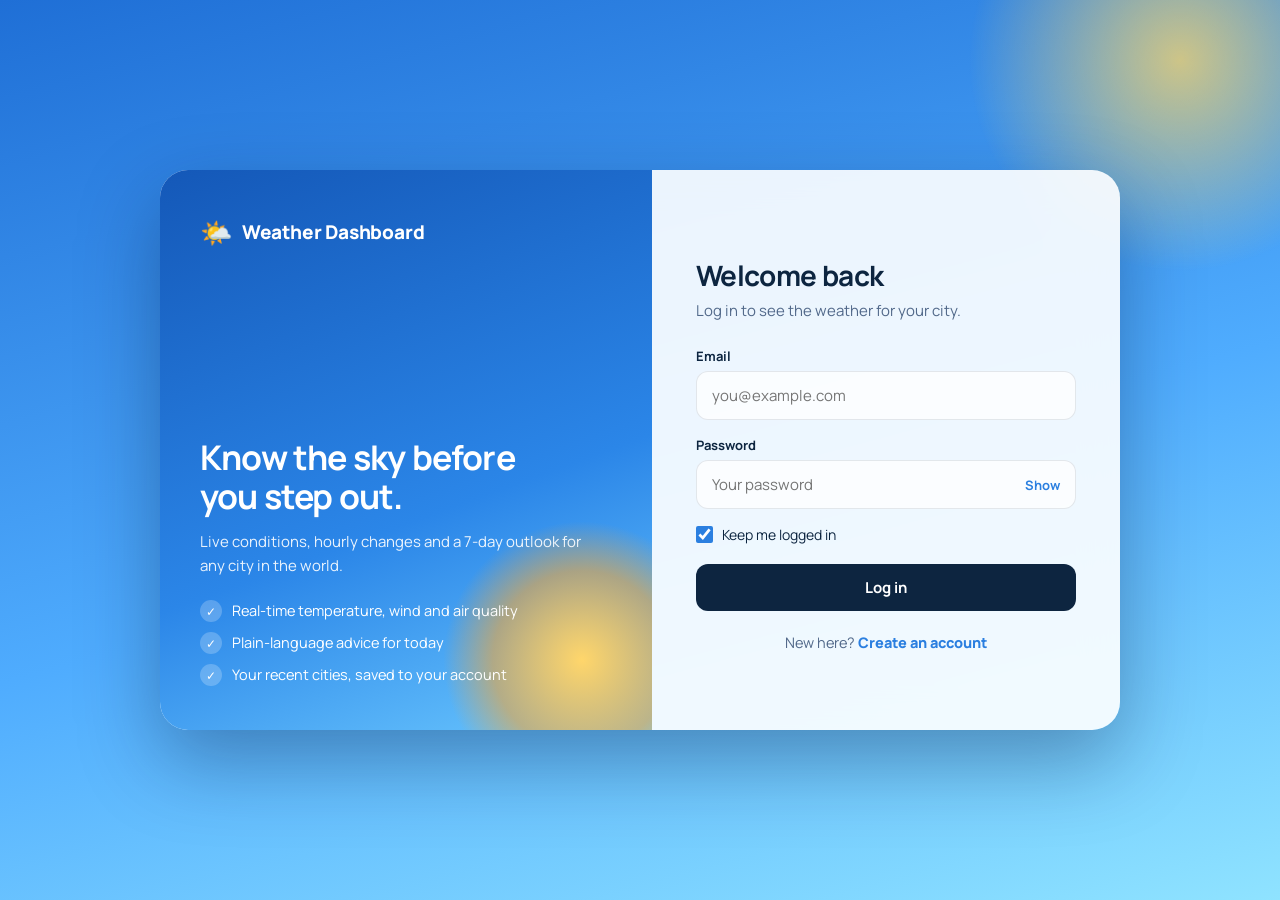
<file: index.html>
<!DOCTYPE html>
<html lang="en">
<head>
<meta charset="UTF-8">
<meta name="viewport" content="width=device-width, initial-scale=1.0">
<title>Weather Dashboard</title>
<link rel="icon" href="data:image/svg+xml,%3Csvg xmlns=%27http://www.w3.org/2000/svg%27 viewBox=%270 0 100 100%27%3E%3Ctext y=%27.9em%27 font-size=%2790%27%3E%F0%9F%8C%A4%EF%B8%8F%3C/text%3E%3C/svg%3E">
<link rel="preconnect" href="https://fonts.googleapis.com"><link rel="preconnect" href="https://fonts.gstatic.com" crossorigin>
<link href="https://fonts.googleapis.com/css2?family=Manrope:wght@400;600;700;800&display=swap" rel="stylesheet">
<link rel="stylesheet" href="style.css">
<script src="auth.js"></script>
<script>var ME = WD.guard();</script>
</head>
<body class="loading">

<header class="topbar">
  <a class="brand" href="index.html"><span class="logo">🌤️</span> Weather Dashboard</a>
  <div class="usermenu">
    <button class="userchip" id="userBtn" aria-haspopup="true" aria-expanded="false">
      <span class="avatar" id="avatar">U</span><span class="nm-t" id="userName">User</span>
    </button>
    <div class="dropdown" id="userDrop">
      <div class="who"><b id="ddName"></b><span id="ddEmail"></span></div>
      <a href="admin.html" id="adminLink" style="display:none">🛠️ Admin panel</a>
      <button id="logoutBtn">Log out</button>
    </div>
  </div>
</header>

<main class="wrap">
  <div class="search-row">
    <div class="search-box">
      <span class="mag">🔍</span>
      <input type="text" id="city" placeholder="Search any city, e.g. Hyderabad" autocomplete="off" role="combobox" aria-expanded="false" aria-controls="suggest">
      <ul class="suggest" id="suggest" role="listbox"></ul>
    </div>
    <div class="tools">
      <button class="btn btn-accent" id="searchBtn">Search</button>
      <button class="btn btn-ghost loc" id="locBtn" title="Use my location" aria-label="Use my location" style="background:rgba(255,255,255,.96);color:#0d2540">📍<span class="lt"> My location</span></button>
      <div class="seg" role="group" aria-label="Temperature unit">
        <button id="uC" class="on">°C</button><button id="uF">°F</button>
      </div>
    </div>
  </div>

  <div class="recent" id="recent"></div>
  <div class="status" id="status" role="status"></div>

  <div class="updated"><span id="obs">Loading live weather…</span><button id="refreshBtn" title="Refresh now"><span id="spinner">↻</span> Refresh</button></div>

  <section class="card hero">
    <div class="hero-main">
      <div class="place" id="cityName">—</div>
      <div class="when" id="localTime">—</div>
      <div class="now">
        <div class="icon" id="icon" aria-hidden="true">☀️</div>
        <div class="temp" id="temperature">--<sup>°C</sup></div>
      </div>
      <div class="cond" id="condition">—</div>
      <div class="sub-line" id="feels">—</div>
    </div>
    <div class="hero-side">
      <div><h3>Weather report</h3><p class="report" id="report">—</p></div>
      <div><h3>Today's advice</h3><ul class="tips" id="tips"></ul></div>
      <div class="sun"><div>🌅 Sunrise<b id="sunrise">--</b></div><div>🌇 Sunset<b id="sunset">--</b></div></div>
    </div>
  </section>

  <section class="details">
    <div class="card detail-card"><h3>💧 Humidity</h3><p id="humidity">--</p><small id="humidityNote">&nbsp;</small></div>
    <div class="card detail-card"><h3>💨 Wind Speed</h3><p id="wind">--</p><small id="windNote">&nbsp;</small></div>
    <div class="card detail-card"><h3>🌡️ Pressure</h3><p id="pressure">--</p><small id="pressureNote">&nbsp;</small></div>
    <div class="card detail-card"><h3>👁️ Visibility</h3><p id="visibility">--</p><small id="visNote">&nbsp;</small></div>
    <div class="card detail-card"><h3>☀️ UV Index</h3><p id="uv">--</p><small id="uvNote">&nbsp;</small></div>
    <div class="card detail-card"><h3>🌧️ Rain today</h3><p id="rain">--</p><small id="rainNote">&nbsp;</small></div>
    <div class="card detail-card"><h3>☁️ Cloud cover</h3><p id="cloud">--</p><small id="cloudNote">&nbsp;</small></div>
    <div class="card detail-card"><h3>🍃 Air quality</h3><p id="aqi">--</p><small id="aqiNote">&nbsp;</small></div>
  </section>

  <section class="card section"><h2>Next 24 hours</h2><div class="hours" id="hours"></div></section>
  <section class="card section"><h2>7-day forecast</h2><div class="days" id="days"></div></section>
</main>

<footer class="foot">Live data from <a href="https://open-meteo.com/" target="_blank" rel="noopener">Open-Meteo</a> · updates every 15 minutes</footer>

<script src="script.js"></script>
</body>
</html>
</file>
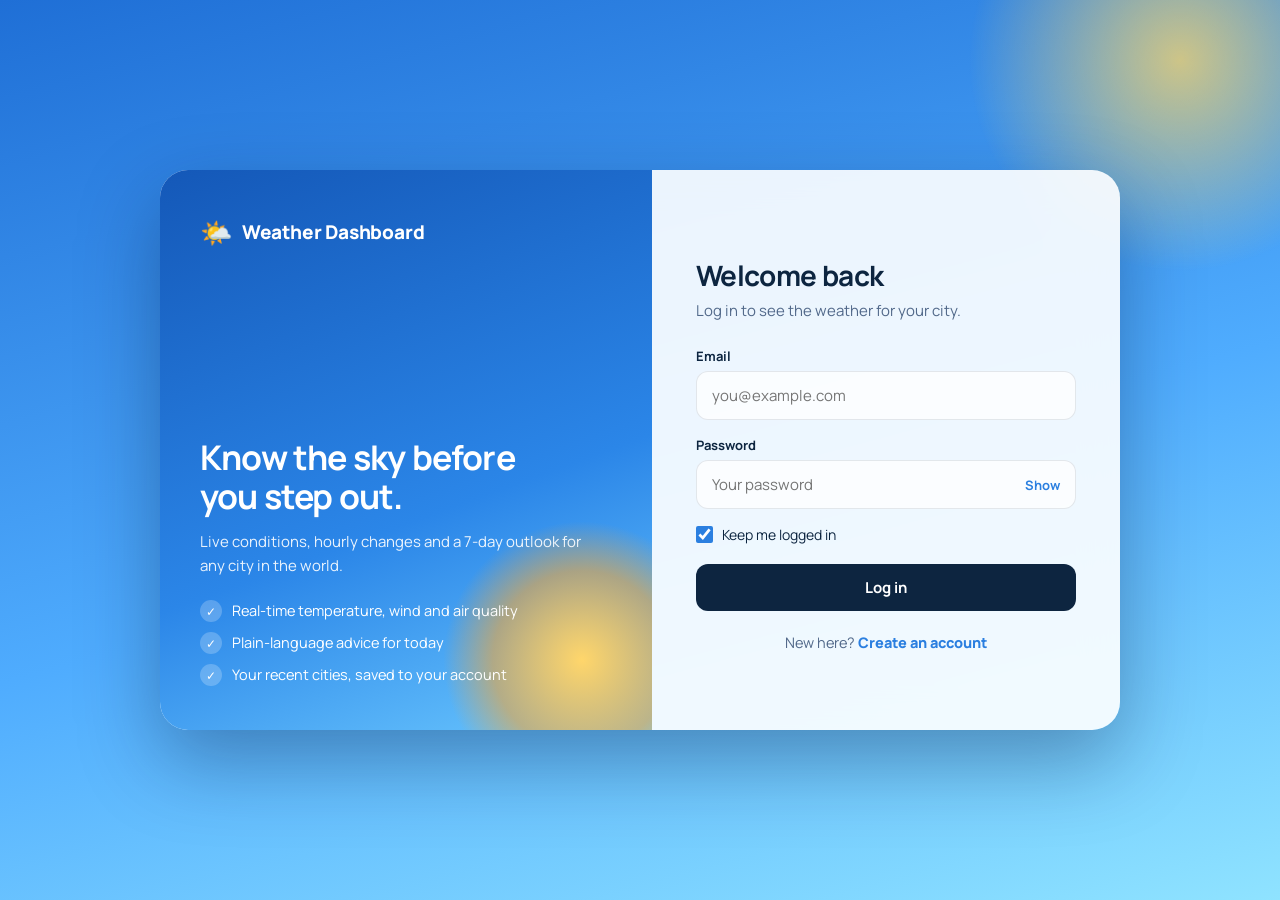
<file: admin.html>
<!DOCTYPE html>
<html lang="en">
<head>
<meta charset="UTF-8">
<meta name="viewport" content="width=device-width, initial-scale=1.0">
<title>Admin · Weather Dashboard</title>
<link rel="icon" href="data:image/svg+xml,%3Csvg xmlns=%27http://www.w3.org/2000/svg%27 viewBox=%270 0 100 100%27%3E%3Ctext y=%27.9em%27 font-size=%2790%27%3E%F0%9F%9B%A0%EF%B8%8F%3C/text%3E%3C/svg%3E">
<link rel="preconnect" href="https://fonts.googleapis.com"><link rel="preconnect" href="https://fonts.gstatic.com" crossorigin>
<link href="https://fonts.googleapis.com/css2?family=Manrope:wght@400;600;700;800&display=swap" rel="stylesheet">
<link rel="stylesheet" href="style.css">
<script src="auth.js"></script>
<script>var ME = WD.guard('admin');</script>
</head>
<body>

<header class="topbar">
  <a class="brand" href="admin.html"><span class="logo">🛠️</span> Admin panel</a>
  <div style="display:flex;gap:10px;align-items:center">
    <a class="btn btn-sm" href="index.html" style="background:rgba(255,255,255,.2);color:#fff">🌤️ View dashboard</a>
    <button class="btn btn-sm" id="logoutBtn" style="background:#fff;color:#0d2540">Log out</button>
  </div>
</header>

<main class="wrap">
  <div class="admin-head"><h1>Hello, <span id="adminName">Admin</span></h1><p>See who is using the app and keep it running smoothly.</p></div>

  <nav class="tabs" id="tabs">
    <button data-t="overview" class="on">Overview</button><button data-t="users">Users</button>
    <button data-t="activity">Activity</button><button data-t="settings">Settings</button>
  </nav>

  <!-- Overview -->
  <section class="pane on" id="pane-overview">
    <div class="kpis" id="kpis"></div>
    <div class="two">
      <div class="card section" style="margin:0"><h2>Logins and sign-ups · last 7 days</h2><div class="chart" id="chart"></div>
        <div class="legend"><span><i></i>Logins</span><span><i class="b2"></i>Sign-ups</span></div></div>
      <div class="card section" style="margin:0"><h2>Most searched cities</h2><div id="topCities"></div></div>
    </div>
    <div class="card section"><h2>Latest activity</h2><div class="tbl-wrap" id="latest"></div></div>
  </section>

  <!-- Users -->
  <section class="pane" id="pane-users">
    <div class="card section">
      <div class="toolbar">
        <input type="text" id="uSearch" placeholder="Search by name or email" aria-label="Search users">
        <select id="uFilter" aria-label="Filter by status"><option value="all">All users</option><option value="active">Active</option><option value="blocked">Blocked</option></select>
        <button class="btn btn-ghost btn-sm" id="exportBtn">⬇ Export CSV</button>
      </div>
      <div class="tbl-wrap" id="usersTable"></div>
    </div>
  </section>

  <!-- Activity -->
  <section class="pane" id="pane-activity">
    <div class="card section">
      <div class="toolbar">
        <select id="aFilter" aria-label="Filter activity">
          <option value="all">All events</option><option value="login">Logins</option><option value="signup">Sign-ups</option>
          <option value="search">Searches</option><option value="login_failed">Failed logins</option><option value="admin">Admin actions</option>
        </select>
        <span class="grow"></span>
        <button class="btn btn-ghost btn-sm" id="clearLogs">Clear log</button>
      </div>
      <div class="tbl-wrap" id="activityTable"></div>
    </div>
  </section>

  <!-- Settings -->
  <section class="pane" id="pane-settings">
    <div class="card section form-card">
      <h2>Change admin password</h2>
      <p class="note">This is the only admin account. Nobody can sign up as admin, and the admin account cannot be blocked or deleted.</p>
      <form id="pwForm" novalidate>
        <div class="field"><label for="oldPw">Current password</label><div class="pw-wrap"><input type="password" id="oldPw" autocomplete="current-password"><button type="button" class="pw-toggle">Show</button></div></div>
        <div class="field" id="f-new"><label for="newPw">New password</label><div class="pw-wrap"><input type="password" id="newPw" autocomplete="new-password"><button type="button" class="pw-toggle">Show</button></div>
          <div class="meter" id="meter" data-s="0"><i></i><i></i><i></i><i></i></div><div class="meter-label" id="meterLabel"></div></div>
        <div class="form-error" id="pwErr" role="alert"></div>
        <button class="btn btn-primary" type="submit">Update password</button>
      </form>
    </div>
    <div class="card section form-card">
      <h2>Demo data</h2>
      <p class="note">Add sample users and activity so the charts look full during your presentation. Demo users cannot log in, and you can remove them any time.</p>
      <div class="btn-row"><button class="btn btn-accent" id="addDemo">Add demo data</button><button class="btn btn-ghost" id="rmDemo">Remove demo data</button></div>
    </div>
  </section>
</main>

<script src="admin.js"></script>
</body>
</html>
</file>
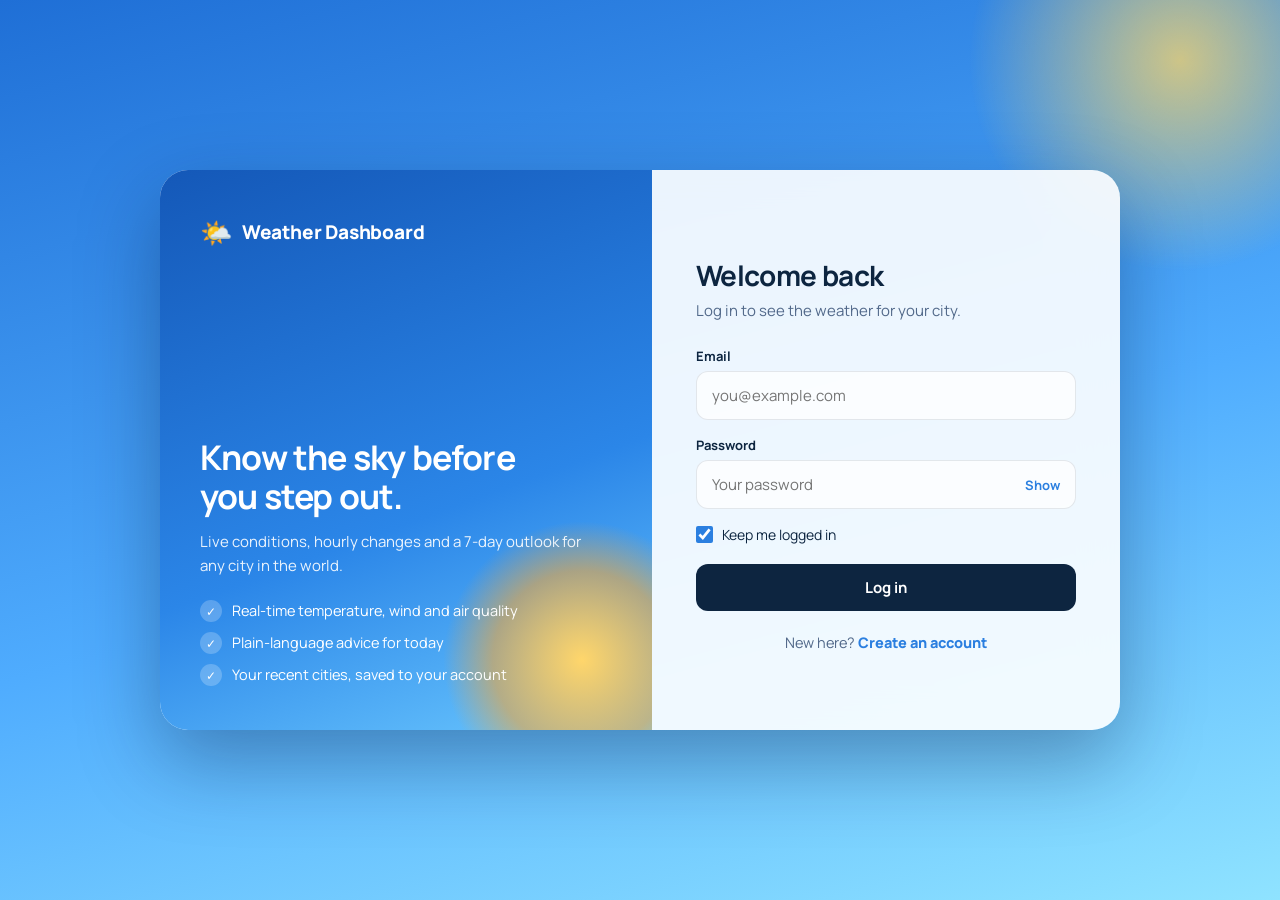
<file: login.html>
<!DOCTYPE html>
<html lang="en">
<head>
<meta charset="UTF-8">
<meta name="viewport" content="width=device-width, initial-scale=1.0">
<link rel="icon" href="data:image/svg+xml,%3Csvg xmlns=%27http://www.w3.org/2000/svg%27 viewBox=%270 0 100 100%27%3E%3Ctext y=%27.9em%27 font-size=%2790%27%3E%F0%9F%8C%A4%EF%B8%8F%3C/text%3E%3C/svg%3E">
<link rel="preconnect" href="https://fonts.googleapis.com"><link rel="preconnect" href="https://fonts.gstatic.com" crossorigin>
<link href="https://fonts.googleapis.com/css2?family=Manrope:wght@400;600;700;800&display=swap" rel="stylesheet">
<link rel="stylesheet" href="style.css">
<title>Log in · Weather Dashboard</title>
</head>
<body>
<div class="auth-shell">
  <div class="auth-card">
    <aside class="auth-side">
      <a class="brand" href="login.html"><span class="logo">🌤️</span> Weather Dashboard</a>
      <div style="position:relative;z-index:1">
        <h2>Know the sky before you step out.</h2>
        <p>Live conditions, hourly changes and a 7-day outlook for any city in the world.</p>
        <ul>
          <li>Real-time temperature, wind and air quality</li>
          <li>Plain-language advice for today</li>
          <li>Your recent cities, saved to your account</li>
        </ul>
      </div>
    </aside>

    <section class="auth-form">
      <h1>Welcome back</h1>
      <p class="sub">Log in to see the weather for your city.</p>

      <div class="form-error" id="formError" role="alert"></div>

      <form id="loginForm" novalidate>
        <div class="field" id="f-email">
          <label for="email">Email</label>
          <input type="email" id="email" autocomplete="email" placeholder="you@example.com" required>
          <div class="err">Enter a valid email address.</div>
        </div>
        <div class="field" id="f-password">
          <label for="password">Password</label>
          <div class="pw-wrap">
            <input type="password" id="password" autocomplete="current-password" placeholder="Your password" required>
            <button type="button" class="pw-toggle" aria-label="Show password">Show</button>
          </div>
          <div class="err">Enter your password.</div>
        </div>
        <div class="row">
          <label class="check"><input type="checkbox" id="remember" checked> Keep me logged in</label>
        </div>
        <button class="btn btn-primary btn-block" id="submitBtn" type="submit">Log in</button>
      </form>

      <p class="auth-alt">New here? <a href="signup.html">Create an account</a></p>
    </section>
  </div>
</div>

<script src="auth.js"></script>
<script>
  WD.redirectIfSignedIn();
  WD.wirePasswordToggles();
  const form = document.getElementById('loginForm'), errBox = document.getElementById('formError');
  const mark = (id, bad) => document.getElementById(id).classList.toggle('bad', bad);

  form.addEventListener('submit', e => {
    e.preventDefault();
    errBox.classList.remove('show');
    const email = form.email.value.trim(), pw = form.password.value;
    const emailBad = !/^[^\s@]+@[^\s@]+\.[^\s@]{2,}$/.test(email);
    mark('f-email', emailBad); mark('f-password', !pw);
    if (emailBad || !pw) return;

    const btn = document.getElementById('submitBtn');
    btn.disabled = true; btn.textContent = 'Logging in…';
    setTimeout(() => {                       // short delay so the hashing doesn't freeze the button label
      const r = WD.login(email, pw, form.remember.checked);
      if (!r.ok) {
        errBox.textContent = r.error; errBox.classList.add('show');
        btn.disabled = false; btn.textContent = 'Log in';
        return;
      }
      location.replace(WD.homeFor(r.user));
    }, 30);
  });
</script>
</body>
</html>
</file>
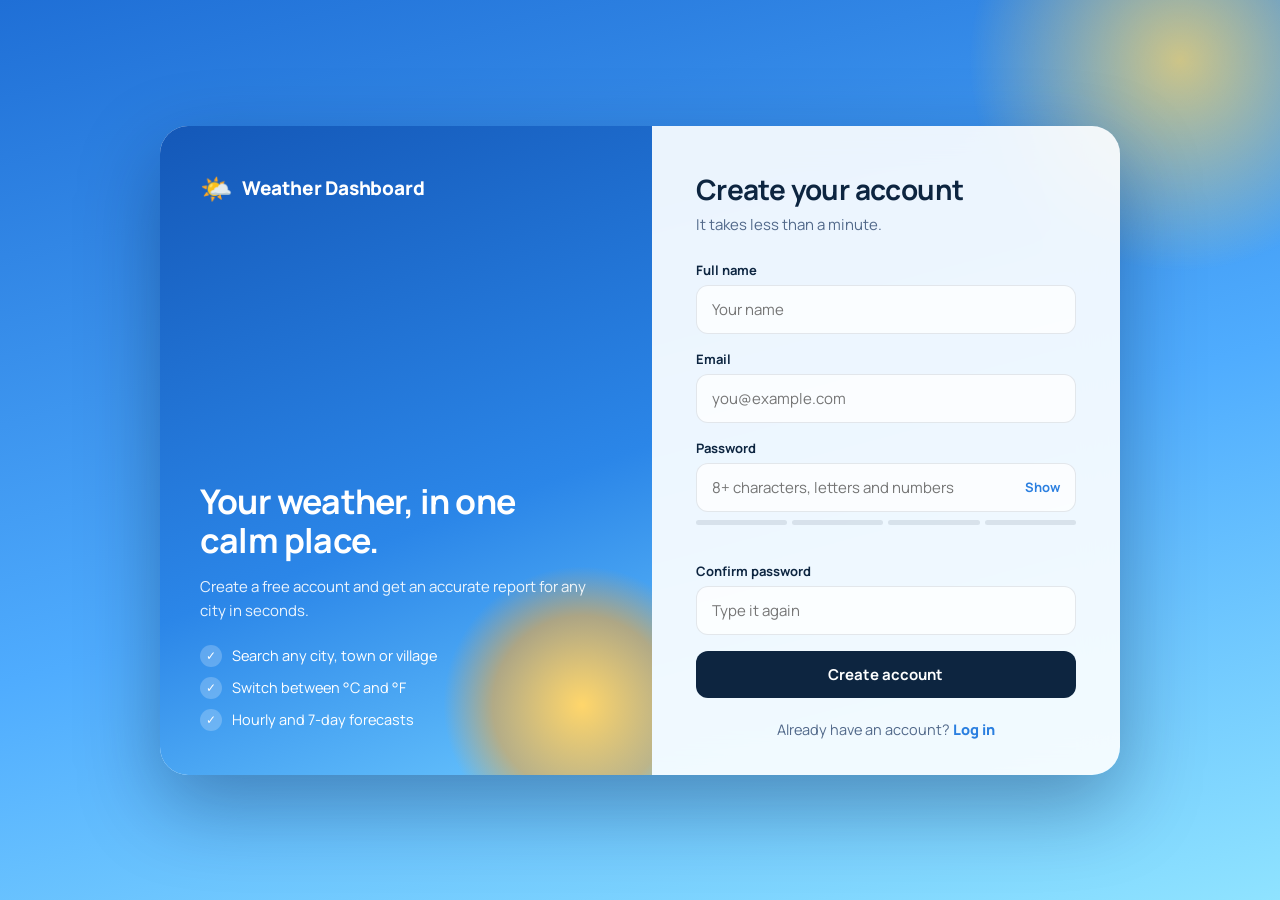
<file: signup.html>
<!DOCTYPE html>
<html lang="en">
<head>
<meta charset="UTF-8">
<meta name="viewport" content="width=device-width, initial-scale=1.0">
<link rel="icon" href="data:image/svg+xml,%3Csvg xmlns=%27http://www.w3.org/2000/svg%27 viewBox=%270 0 100 100%27%3E%3Ctext y=%27.9em%27 font-size=%2790%27%3E%F0%9F%8C%A4%EF%B8%8F%3C/text%3E%3C/svg%3E">
<link rel="preconnect" href="https://fonts.googleapis.com"><link rel="preconnect" href="https://fonts.gstatic.com" crossorigin>
<link href="https://fonts.googleapis.com/css2?family=Manrope:wght@400;600;700;800&display=swap" rel="stylesheet">
<link rel="stylesheet" href="style.css">
<title>Sign up · Weather Dashboard</title>
</head>
<body>
<div class="auth-shell">
  <div class="auth-card">
    <aside class="auth-side">
      <a class="brand" href="login.html"><span class="logo">🌤️</span> Weather Dashboard</a>
      <div style="position:relative;z-index:1">
        <h2>Your weather, in one calm place.</h2>
        <p>Create a free account and get an accurate report for any city in seconds.</p>
        <ul>
          <li>Search any city, town or village</li>
          <li>Switch between °C and °F</li>
          <li>Hourly and 7-day forecasts</li>
        </ul>
      </div>
    </aside>

    <section class="auth-form">
      <h1>Create your account</h1>
      <p class="sub">It takes less than a minute.</p>

      <div class="form-error" id="formError" role="alert"></div>

      <form id="signupForm" novalidate>
        <div class="field" id="f-name">
          <label for="name">Full name</label>
          <input type="text" id="name" autocomplete="name" placeholder="Your name" required>
          <div class="err">Enter your full name (at least 2 letters).</div>
        </div>
        <div class="field" id="f-email">
          <label for="email">Email</label>
          <input type="email" id="email" autocomplete="email" placeholder="you@example.com" required>
          <div class="err">Enter a valid email address.</div>
        </div>
        <div class="field" id="f-password">
          <label for="password">Password</label>
          <div class="pw-wrap">
            <input type="password" id="password" autocomplete="new-password" placeholder="8+ characters, letters and numbers" required>
            <button type="button" class="pw-toggle" aria-label="Show password">Show</button>
          </div>
          <div class="meter" id="meter" data-s="0"><i></i><i></i><i></i><i></i></div>
          <div class="meter-label" id="meterLabel"></div>
          <div class="err">Password needs 8+ characters with letters and numbers.</div>
        </div>
        <div class="field" id="f-confirm">
          <label for="confirm">Confirm password</label>
          <input type="password" id="confirm" autocomplete="new-password" placeholder="Type it again" required>
          <div class="err">Passwords do not match.</div>
        </div>
        <button class="btn btn-primary btn-block" id="submitBtn" type="submit">Create account</button>
      </form>

      <p class="auth-alt">Already have an account? <a href="login.html">Log in</a></p>
    </section>
  </div>
</div>

<script src="auth.js"></script>
<script>
  WD.redirectIfSignedIn();
  WD.wirePasswordToggles();
  const form = document.getElementById('signupForm'), errBox = document.getElementById('formError');
  const mark = (id, bad, msg) => { const f = document.getElementById(id); f.classList.toggle('bad', bad); if (bad && msg) f.querySelector('.err').textContent = msg; };

  form.password.addEventListener('input', () => {
    const s = WD.passwordScore(form.password.value);
    document.getElementById('meter').dataset.s = s.score;
    document.getElementById('meterLabel').textContent = s.label;
  });

  form.addEventListener('submit', e => {
    e.preventDefault();
    errBox.classList.remove('show');
    const name = form.name.value.trim(), email = form.email.value.trim(), pw = form.password.value, cf = form.confirm.value;
    const nameBad = name.length < 2;
    const emailBad = !/^[^\s@]+@[^\s@]+\.[^\s@]{2,}$/.test(email);
    const pwBad = WD.passwordScore(pw).score < 2;
    const cfBad = pw !== cf || !cf;
    mark('f-name', nameBad); mark('f-email', emailBad); mark('f-password', pwBad); mark('f-confirm', cfBad);
    if (nameBad || emailBad || pwBad || cfBad) return;

    const btn = document.getElementById('submitBtn');
    btn.disabled = true; btn.textContent = 'Creating account…';
    setTimeout(() => {
      const r = WD.signup({ name, email, password: pw });
      if (!r.ok) {
        if (r.field) mark('f-' + r.field, true, r.error); else { errBox.textContent = r.error; errBox.classList.add('show'); }
        btn.disabled = false; btn.textContent = 'Create account';
        return;
      }
      location.replace(WD.PAGES.home);
    }, 30);
  });
</script>
</body>
</html>
</file>
<file: style.css>
/* ==========================================================
   Weather Dashboard – style.css
   Sky-blue look from the original, now with a sky that
   changes with the real weather (day, night, rain, storm...)
   ========================================================== */
:root{
  --ink:#0d2540; --accent:#ffa62b; --accent-ink:#3d2300;
  --danger:#e5484d; --ok:#14996a; --radius:22px;
  --font:'Manrope',system-ui,-apple-system,'Segoe UI',Roboto,Arial,sans-serif;
}
*{margin:0;padding:0;box-sizing:border-box}
html{-webkit-text-size-adjust:100%}
body{
  --surface:rgba(255,255,255,.9); --text:#0d2540; --text-2:#52698a;
  --chip:rgba(13,37,64,.07); --line:rgba(13,37,64,.1); --on-sky:#fff;
  --sky:linear-gradient(165deg,#1f6fd6 0%,#4facfe 55%,#8fe3ff 100%);
  --glow:rgba(255,214,102,.75);
  font-family:var(--font); color:var(--text); min-height:100vh;
  background:var(--sky) fixed; position:relative; overflow-x:hidden;
  transition:background .6s;
}
body::before{ /* sun / moon glow */
  content:""; position:fixed; top:-160px; right:-120px; width:440px; height:440px; border-radius:50%;
  background:radial-gradient(circle,var(--glow) 0%,transparent 68%); pointer-events:none; z-index:0;
}
body.sky-night{--sky:linear-gradient(165deg,#070f24 0%,#15264f 55%,#2b3f7a 100%);--glow:rgba(180,200,255,.35);
  --surface:rgba(15,28,54,.66);--text:#eef4ff;--text-2:#a9bbd6;--chip:rgba(255,255,255,.08);--line:rgba(255,255,255,.14)}
body.sky-cloud{--sky:linear-gradient(165deg,#4a6784 0%,#7f9bb8 55%,#b3c6d8 100%);--glow:rgba(255,255,255,.35)}
body.sky-fog{--sky:linear-gradient(165deg,#62788d 0%,#8fa2b4 55%,#c0cdd8 100%);--glow:rgba(255,255,255,.4)}
body.sky-rain{--sky:linear-gradient(165deg,#25384f 0%,#46627f 55%,#7491ad 100%);--glow:rgba(170,200,235,.25)}
body.sky-storm{--sky:linear-gradient(165deg,#10131f 0%,#2a2f4a 55%,#4a4f73 100%);--glow:rgba(190,160,255,.28);
  --surface:rgba(18,20,36,.7);--text:#f0f0ff;--text-2:#b6b8d6;--chip:rgba(255,255,255,.08);--line:rgba(255,255,255,.14)}
body.sky-snow{--sky:linear-gradient(165deg,#5b83b0 0%,#97b8dc 55%,#d4e4f5 100%);--glow:rgba(255,255,255,.55)}
main,header,footer,.auth-shell{position:relative;z-index:1}
a{color:inherit}
button,input,select{font:inherit;color:inherit}
:focus-visible{outline:3px solid var(--accent);outline-offset:2px}
.sr{position:absolute;width:1px;height:1px;overflow:hidden;clip:rect(0 0 0 0)}

/* ---------- Buttons ---------- */
.btn{display:inline-flex;align-items:center;justify-content:center;gap:8px;border:0;border-radius:12px;
  padding:13px 22px;font-weight:700;font-size:15px;cursor:pointer;transition:transform .15s,background .2s,opacity .2s;text-decoration:none;white-space:nowrap}
.btn:active{transform:scale(.97)}
.btn[disabled]{opacity:.6;cursor:not-allowed}
.btn-primary{background:var(--ink);color:#fff}
.btn-primary:hover{background:#1c3d66}
.btn-accent{background:var(--accent);color:var(--accent-ink)}
.btn-accent:hover{background:#ffb84d}
.btn-ghost{background:var(--chip);color:var(--text)}
.btn-ghost:hover{background:var(--line)}
.btn-danger{background:var(--danger);color:#fff}
.btn-sm{padding:7px 13px;font-size:13px;border-radius:9px}
.btn-block{width:100%}

/* ---------- Forms ---------- */
.field{margin-bottom:16px;text-align:left}
.field label{display:block;font-size:13px;font-weight:700;margin-bottom:6px;color:var(--text)}
.field input[type=text],.field input[type=email],.field input[type=password]{
  width:100%;padding:13px 15px;border-radius:12px;border:1.5px solid var(--line);background:rgba(255,255,255,.75);
  color:#0d2540;font-size:15px;transition:border-color .2s,box-shadow .2s}
.field input:focus{outline:0;border-color:#2b7fe0;box-shadow:0 0 0 4px rgba(43,127,224,.18)}
.field.bad input{border-color:var(--danger)}
.field .err{display:none;color:var(--danger);font-size:12.5px;margin-top:6px;font-weight:600}
.field.bad .err{display:block}
.pw-wrap{position:relative}
.pw-wrap input{padding-right:64px!important}
.pw-toggle{position:absolute;right:8px;top:50%;transform:translateY(-50%);background:none;border:0;cursor:pointer;
  font-size:13px;font-weight:700;color:#2b7fe0;padding:6px 8px;border-radius:8px}
.meter{display:flex;gap:5px;margin-top:8px}
.meter i{flex:1;height:5px;border-radius:5px;background:var(--line);transition:background .25s}
.meter[data-s="1"] i:nth-child(-n+1){background:#e5484d}
.meter[data-s="2"] i:nth-child(-n+2){background:#f5a524}
.meter[data-s="3"] i:nth-child(-n+3){background:#7bc043}
.meter[data-s="4"] i{background:#14996a}
.meter-label{font-size:12px;color:var(--text-2);margin-top:5px;min-height:16px}
.check{display:flex;align-items:center;gap:9px;font-size:14px;cursor:pointer;user-select:none}
.check input{width:17px;height:17px;accent-color:#2b7fe0}
.form-error{display:none;background:rgba(229,72,77,.12);color:#b42327;border:1px solid rgba(229,72,77,.35);
  padding:11px 14px;border-radius:12px;font-size:14px;font-weight:600;margin-bottom:16px;text-align:left}
.form-error.show{display:block}

/* ---------- Auth pages ---------- */
.auth-shell{min-height:100vh;display:grid;place-items:center;padding:24px}
.auth-card{width:100%;max-width:960px;display:grid;grid-template-columns:1.05fr 1fr;border-radius:28px;overflow:hidden;
  background:var(--surface);box-shadow:0 30px 80px rgba(6,24,60,.35);backdrop-filter:blur(18px);-webkit-backdrop-filter:blur(18px)}
.auth-side{padding:44px 40px;color:#fff;display:flex;flex-direction:column;justify-content:space-between;min-height:560px;
  background:linear-gradient(160deg,#1458b8 0%,#2b86e8 60%,#6cc9ff 100%);position:relative;overflow:hidden}
.auth-side::after{content:"";position:absolute;right:-70px;bottom:-70px;width:280px;height:280px;border-radius:50%;
  background:radial-gradient(circle,#ffd66b 0%,rgba(255,166,43,.55) 45%,transparent 70%)}
.brand{display:flex;align-items:center;gap:10px;font-weight:800;font-size:19px;letter-spacing:-.2px;text-decoration:none}
.brand .logo{font-size:26px}
.auth-side h2{font-size:34px;line-height:1.15;letter-spacing:-.8px;margin:0 0 14px;max-width:11em}
.auth-side p{opacity:.9;line-height:1.6;max-width:26em;font-size:15px}
.auth-side ul{list-style:none;margin-top:22px;display:grid;gap:10px;font-size:14.5px;position:relative;z-index:1}
.auth-side li::before{content:"✓";display:inline-grid;place-items:center;width:22px;height:22px;border-radius:50%;
  background:rgba(255,255,255,.22);margin-right:10px;font-size:12px;font-weight:800}
.auth-form{padding:44px 44px 36px;display:flex;flex-direction:column;justify-content:center}
.auth-form h1{font-size:28px;letter-spacing:-.6px;margin-bottom:6px}
.auth-form .sub{color:var(--text-2);margin-bottom:26px;font-size:15px}
.auth-form .row{display:flex;justify-content:space-between;align-items:center;margin:4px 0 20px}
.auth-alt{margin-top:22px;text-align:center;font-size:14.5px;color:var(--text-2)}
.auth-alt a{color:#2b7fe0;font-weight:800;text-decoration:none}
.auth-alt a:hover{text-decoration:underline}

/* ---------- Top bar ---------- */
.topbar{z-index:20;max-width:1080px;margin:0 auto;padding:22px 20px 8px;display:flex;align-items:center;justify-content:space-between;gap:14px;color:var(--on-sky)}
.topbar .brand{color:var(--on-sky)}
.usermenu{position:relative}
.userchip{display:flex;align-items:center;gap:10px;background:rgba(255,255,255,.18);border:1px solid rgba(255,255,255,.3);
  color:#fff;padding:6px 14px 6px 6px;border-radius:999px;cursor:pointer;backdrop-filter:blur(10px);font-weight:700;font-size:14px}
.avatar{width:32px;height:32px;border-radius:50%;background:var(--accent);color:var(--accent-ink);display:grid;place-items:center;font-weight:800;font-size:14px}
.dropdown{position:absolute;right:0;top:calc(100% + 8px);min-width:220px;background:#fff;color:#0d2540;border-radius:16px;
  box-shadow:0 18px 40px rgba(0,0,0,.25);padding:8px;display:none;z-index:50}
.dropdown.open{display:block}
.dropdown .who{padding:10px 12px 12px;border-bottom:1px solid rgba(13,37,64,.1);margin-bottom:6px}
.dropdown .who b{display:block;font-size:14.5px}.dropdown .who span{font-size:12.5px;color:#52698a;word-break:break-all}
.dropdown a,.dropdown button{display:block;width:100%;text-align:left;padding:10px 12px;border-radius:10px;border:0;background:none;
  cursor:pointer;text-decoration:none;font-size:14px;font-weight:600;color:#0d2540}
.dropdown a:hover,.dropdown button:hover{background:rgba(13,37,64,.07)}

/* ---------- Dashboard ---------- */
.wrap{max-width:1080px;margin:0 auto;padding:10px 20px 40px}
.search-row{display:flex;gap:10px;align-items:stretch;margin:14px 0 22px;flex-wrap:wrap}
.search-box{position:relative;flex:1;min-width:240px}
.search-box input{width:100%;padding:16px 18px 16px 48px;border:0;border-radius:16px;font-size:16px;background:rgba(255,255,255,.96);
  color:#0d2540;box-shadow:0 8px 24px rgba(6,24,60,.18)}
.search-box input:focus{outline:3px solid var(--accent)}
.search-box .mag{position:absolute;left:17px;top:50%;transform:translateY(-50%);font-size:18px;opacity:.7;pointer-events:none}
.suggest{position:absolute;left:0;right:0;top:calc(100% + 8px);background:#fff;color:#0d2540;border-radius:16px;
  box-shadow:0 18px 40px rgba(0,0,0,.25);padding:6px;z-index:40;display:none;max-height:320px;overflow:auto}
.suggest.open{display:block}
.suggest li{list-style:none;padding:11px 13px;border-radius:10px;cursor:pointer;display:flex;justify-content:space-between;gap:12px;font-size:14.5px}
.suggest li small{color:#52698a;font-size:12.5px}
.suggest li:hover,.suggest li.active{background:rgba(43,127,224,.12)}
.suggest .empty{cursor:default;color:#52698a}
.tools{display:flex;gap:10px;flex-wrap:wrap}
.search-row .btn{border-radius:16px;box-shadow:0 8px 24px rgba(6,24,60,.18)}
.seg{display:inline-flex;background:rgba(255,255,255,.22);border:1px solid rgba(255,255,255,.3);border-radius:16px;padding:4px;backdrop-filter:blur(10px)}
.seg button{border:0;background:none;color:#fff;padding:0 16px;border-radius:12px;font-weight:800;cursor:pointer;font-size:14px}
.seg button.on{background:#fff;color:var(--ink)}
.recent{display:flex;gap:8px;flex-wrap:wrap;margin:-8px 0 20px;align-items:center;color:var(--on-sky);font-size:13px;font-weight:600}
.recent button{background:rgba(255,255,255,.2);border:1px solid rgba(255,255,255,.3);color:#fff;padding:6px 13px;border-radius:999px;cursor:pointer;font-size:13px;font-weight:600}
.recent button:hover{background:rgba(255,255,255,.32)}

.card{background:var(--surface);border-radius:var(--radius);box-shadow:0 14px 40px rgba(6,24,60,.2);
  backdrop-filter:blur(16px);-webkit-backdrop-filter:blur(16px);color:var(--text)}
.hero{display:grid;grid-template-columns:1.15fr 1fr;margin-bottom:18px;overflow:hidden}
.hero-main{padding:34px 36px;text-align:left}
.hero-main .place{font-size:26px;font-weight:800;letter-spacing:-.5px}
.hero-main .when{color:var(--text-2);font-size:14.5px;margin-top:4px}
.now{display:flex;align-items:center;gap:20px;margin:22px 0 10px}
.now .icon{font-size:88px;line-height:1;filter:drop-shadow(0 8px 14px rgba(0,0,0,.18))}
.now .temp{font-size:84px;font-weight:800;letter-spacing:-4px;line-height:.95}
.now .temp sup{font-size:34px;letter-spacing:0;font-weight:700;vertical-align:top;position:relative;top:8px;margin-left:2px}
.cond{font-size:21px;font-weight:700}
.sub-line{color:var(--text-2);font-size:15px;margin-top:6px}
.hero-side{padding:34px 32px;border-left:1px solid var(--line);text-align:left;display:flex;flex-direction:column;gap:18px}
.hero-side h3{font-size:15px;font-weight:800;margin-bottom:10px}
.report{font-size:15.5px;line-height:1.6}
.tips{list-style:none;display:grid;gap:9px}
.tips li{display:flex;gap:10px;align-items:flex-start;background:var(--chip);padding:10px 12px;border-radius:12px;font-size:14px;line-height:1.45}
.sun{display:grid;grid-template-columns:1fr 1fr;gap:10px}
.sun div{background:var(--chip);padding:10px 12px;border-radius:12px;font-size:13px;color:var(--text-2)}
.sun b{display:block;color:var(--text);font-size:16px;margin-top:2px}

.details{display:grid;grid-template-columns:repeat(4,1fr);gap:14px;margin-bottom:18px}
.detail-card{padding:20px;text-align:left}
.detail-card h3{font-size:13.5px;font-weight:700;color:var(--text-2);margin-bottom:8px}
.detail-card p{font-size:25px;font-weight:800;letter-spacing:-.5px}
.detail-card small{display:block;margin-top:4px;color:var(--text-2);font-size:13px;font-weight:600}
.pill{display:inline-block;padding:2px 9px;border-radius:999px;font-size:12px;font-weight:800;margin-left:4px;vertical-align:middle;color:#fff}

.section{padding:24px 26px;margin-bottom:18px;text-align:left}
.section h2{font-size:17px;font-weight:800;margin-bottom:14px;letter-spacing:-.2px}
.hours{display:flex;gap:10px;overflow-x:auto;padding-bottom:8px;scrollbar-width:thin}
.hour{flex:0 0 78px;text-align:center;background:var(--chip);border-radius:16px;padding:13px 6px}
.hour.now-h{background:var(--accent);color:var(--accent-ink)}
.hour .t{font-size:12.5px;font-weight:700;opacity:.85}
.hour .i{font-size:27px;margin:7px 0}
.hour .d{font-size:17px;font-weight:800}
.hour .p{font-size:11.5px;font-weight:700;margin-top:4px;color:#4aa3ff;min-height:15px}
.hour.now-h .p{color:var(--accent-ink)}
.days{display:grid}
.day{display:grid;grid-template-columns:92px 38px 52px 1fr 52px 50px;align-items:center;gap:12px;padding:12px 0;border-top:1px solid var(--line);font-size:15px}
.day:first-child{border-top:0}
.day .n{font-weight:800}.day .i{font-size:25px}.day .lo{color:var(--text-2);text-align:right}.day .hi{font-weight:800}
.day .rain{font-size:12.5px;font-weight:700;color:#4aa3ff;text-align:right}
.range{height:7px;background:var(--line);border-radius:7px;position:relative}
.range i{position:absolute;top:0;bottom:0;border-radius:7px;background:linear-gradient(90deg,#4facfe,#ffb54d)}
.status{padding:12px 16px;border-radius:14px;margin-bottom:16px;font-weight:700;font-size:14.5px;display:none;text-align:left}
.status.show{display:block}
.status.error{background:#fff1f1;color:#b42327;border:1px solid rgba(229,72,77,.4)}
.status.info{background:rgba(255,255,255,.92);color:#0d2540}
.updated{display:flex;justify-content:space-between;flex-wrap:wrap;gap:8px;color:var(--on-sky);font-size:13px;font-weight:600;margin:0 4px 14px;opacity:.95}
.updated button{background:none;border:0;color:#fff;font-weight:800;cursor:pointer;text-decoration:underline;font-size:13px}
.foot{text-align:center;color:var(--on-sky);font-size:12.5px;opacity:.85;padding:0 20px 28px}
.foot a{font-weight:800}
.loading .card{position:relative;overflow:hidden}
.loading .card::after{content:"";position:absolute;inset:0;background:linear-gradient(100deg,transparent 30%,rgba(255,255,255,.35) 50%,transparent 70%);
  transform:translateX(-100%);animation:shine 1.2s infinite}
@keyframes shine{to{transform:translateX(100%)}}
.spin{display:inline-block;animation:rot .8s linear infinite}
@keyframes rot{to{transform:rotate(360deg)}}

/* ---------- Toasts + modal ---------- */
#toasts{position:fixed;right:18px;bottom:18px;display:grid;gap:10px;z-index:200}
.toast{background:#0d2540;color:#fff;padding:13px 18px;border-radius:14px;font-weight:700;font-size:14px;box-shadow:0 12px 30px rgba(0,0,0,.3);
  border-left:5px solid var(--ok);animation:tin .3s}
.toast.err{border-left-color:var(--danger)}
.toast.out{opacity:0;transform:translateY(8px);transition:.3s}
@keyframes tin{from{opacity:0;transform:translateY(10px)}}
.modal{position:fixed;inset:0;background:rgba(6,18,40,.55);display:grid;place-items:center;z-index:300;padding:20px;backdrop-filter:blur(4px)}
.modal-box{background:#fff;color:#0d2540;border-radius:20px;padding:28px;max-width:420px;width:100%;box-shadow:0 30px 80px rgba(0,0,0,.4)}
.modal-box h3{font-size:19px;margin-bottom:8px}.modal-box p{color:#52698a;line-height:1.55;font-size:15px}
.modal-actions{display:flex;justify-content:flex-end;gap:10px;margin-top:22px}
.modal-box .btn-ghost{background:rgba(13,37,64,.07);color:#0d2540}

/* ---------- Admin ---------- */
.tabs{display:flex;gap:6px;background:rgba(255,255,255,.2);border:1px solid rgba(255,255,255,.3);padding:5px;border-radius:16px;
  width:max-content;max-width:100%;overflow-x:auto;margin:10px 0 22px;backdrop-filter:blur(10px)}
.tabs button{border:0;background:none;color:#fff;padding:10px 20px;border-radius:12px;font-weight:800;cursor:pointer;font-size:14.5px;white-space:nowrap}
.tabs button.on{background:#fff;color:var(--ink)}
.pane{display:none}.pane.on{display:block}
.admin-head{color:#fff;text-align:left;margin-bottom:4px}
.admin-head h1{font-size:30px;letter-spacing:-.8px}.admin-head p{opacity:.9;margin-top:4px;font-size:15px}
.kpis{display:grid;grid-template-columns:repeat(3,1fr);gap:14px;margin-bottom:18px}
.kpi{padding:20px 22px;text-align:left;display:flex;gap:16px;align-items:center}
.kpi .ico{width:50px;height:50px;border-radius:15px;display:grid;place-items:center;font-size:24px;background:var(--chip)}
.kpi b{font-size:30px;font-weight:800;letter-spacing:-1px;display:block;line-height:1.1}
.kpi span{font-size:13px;color:var(--text-2);font-weight:700}
.two{display:grid;grid-template-columns:1.3fr 1fr;gap:14px;margin-bottom:18px}
.chart{display:flex;align-items:flex-end;gap:12px;height:190px;padding-top:10px}
.chart .col{flex:1;display:flex;flex-direction:column;align-items:center;justify-content:flex-end;height:100%;gap:8px}
.chart .bars{display:flex;gap:4px;align-items:flex-end;height:100%;width:100%;justify-content:center}
.chart .bars i{width:42%;max-width:26px;border-radius:7px 7px 3px 3px;background:#2b86e8;min-height:3px;position:relative}
.chart .bars i.b2{background:var(--accent)}
.chart .col span{font-size:12px;color:var(--text-2);font-weight:700}
.legend{display:flex;gap:16px;font-size:12.5px;font-weight:700;color:var(--text-2);margin-top:12px}
.legend i{display:inline-block;width:10px;height:10px;border-radius:3px;margin-right:6px;background:#2b86e8}
.legend i.b2{background:var(--accent)}
.hbar{display:grid;grid-template-columns:110px 1fr 28px;gap:10px;align-items:center;font-size:14px;font-weight:700;margin-bottom:11px}
.hbar .tr{height:10px;background:var(--line);border-radius:10px;overflow:hidden}.hbar .tr i{display:block;height:100%;background:linear-gradient(90deg,#4facfe,#2b7fe0);border-radius:10px}
.hbar span:first-child{white-space:nowrap;overflow:hidden;text-overflow:ellipsis}.hbar span:last-child{text-align:right;color:var(--text-2)}
.empty-state{padding:30px 10px;text-align:center;color:var(--text-2);font-size:14.5px;line-height:1.6}
.toolbar{display:flex;gap:10px;flex-wrap:wrap;margin-bottom:16px}
.toolbar input,.toolbar select{padding:11px 14px;border-radius:12px;border:1.5px solid var(--line);background:rgba(255,255,255,.75);color:#0d2540;font-size:14.5px;min-width:0}
.toolbar input{flex:1;min-width:200px}
.toolbar .grow{flex:1}
.tbl-wrap{overflow-x:auto}
table{width:100%;border-collapse:collapse;font-size:14px;text-align:left}
th{font-size:12.5px;color:var(--text-2);font-weight:800;padding:10px 12px;border-bottom:1.5px solid var(--line);white-space:nowrap}
td{padding:13px 12px;border-bottom:1px solid var(--line);vertical-align:middle}
tr:last-child td{border-bottom:0}
td .nm{font-weight:800}td .em{font-size:12.5px;color:var(--text-2)}
.badge{display:inline-block;padding:4px 11px;border-radius:999px;font-size:12px;font-weight:800;white-space:nowrap}
.b-ok{background:rgba(20,153,106,.15);color:#0c7a53}.b-bad{background:rgba(229,72,77,.15);color:#b42327}
.b-admin{background:#0d2540;color:#fff}.b-user{background:var(--chip);color:var(--text-2)}
.b-info{background:rgba(43,127,224,.15);color:#1a5fb5}.b-warn{background:rgba(245,165,36,.2);color:#8a5600}
.b-demo{background:rgba(150,100,255,.15);color:#6b3fd0}
body.sky-night .b-ok,body.sky-night .b-info,body.sky-night .b-warn,body.sky-night .b-bad{filter:brightness(1.4)}
.acts{display:flex;gap:6px;justify-content:flex-end}
.form-card{max-width:520px}
.note{font-size:13.5px;color:var(--text-2);line-height:1.6;margin-bottom:16px}
.danger-zone{border:1.5px dashed rgba(229,72,77,.5);border-radius:16px;padding:18px;margin-top:22px}
.danger-zone h3{font-size:15px;margin-bottom:6px}
.btn-row{display:flex;gap:10px;flex-wrap:wrap;margin-top:12px}

/* ---------- Responsive ---------- */
@media (max-width:900px){
  .hero{grid-template-columns:1fr}.hero-side{border-left:0;border-top:1px solid var(--line)}
  .details{grid-template-columns:repeat(2,1fr)}
  .two{grid-template-columns:1fr}.kpis{grid-template-columns:repeat(2,1fr)}
}
@media (max-width:760px){
  .auth-card{grid-template-columns:1fr}
  .auth-side{min-height:0;padding:28px 26px 120px}.auth-side h2{font-size:26px}.auth-side ul{display:none}
  .auth-form{padding:30px 24px}
}
@media (max-width:600px){
  .hero-main,.hero-side{padding:24px 22px}
  .now .icon{font-size:62px}.now .temp{font-size:62px;letter-spacing:-3px}
  .day{grid-template-columns:70px 32px 44px 1fr 44px;gap:8px}.day .rain{display:none}
  .userchip span.nm-t{display:none}.userchip{padding:5px}
  .kpis{grid-template-columns:1fr 1fr}.kpi{padding:16px;flex-direction:column;align-items:flex-start;gap:10px}
  .tools{width:100%;flex-wrap:nowrap}.tools .btn{flex:1;padding-left:12px;padding-right:12px}.tools .btn.loc{flex:0 0 auto}.lt{display:none}
  .hbar{grid-template-columns:90px 1fr 24px}
}
@media (prefers-reduced-motion:reduce){*{animation:none!important;transition:none!important}}
</file>
